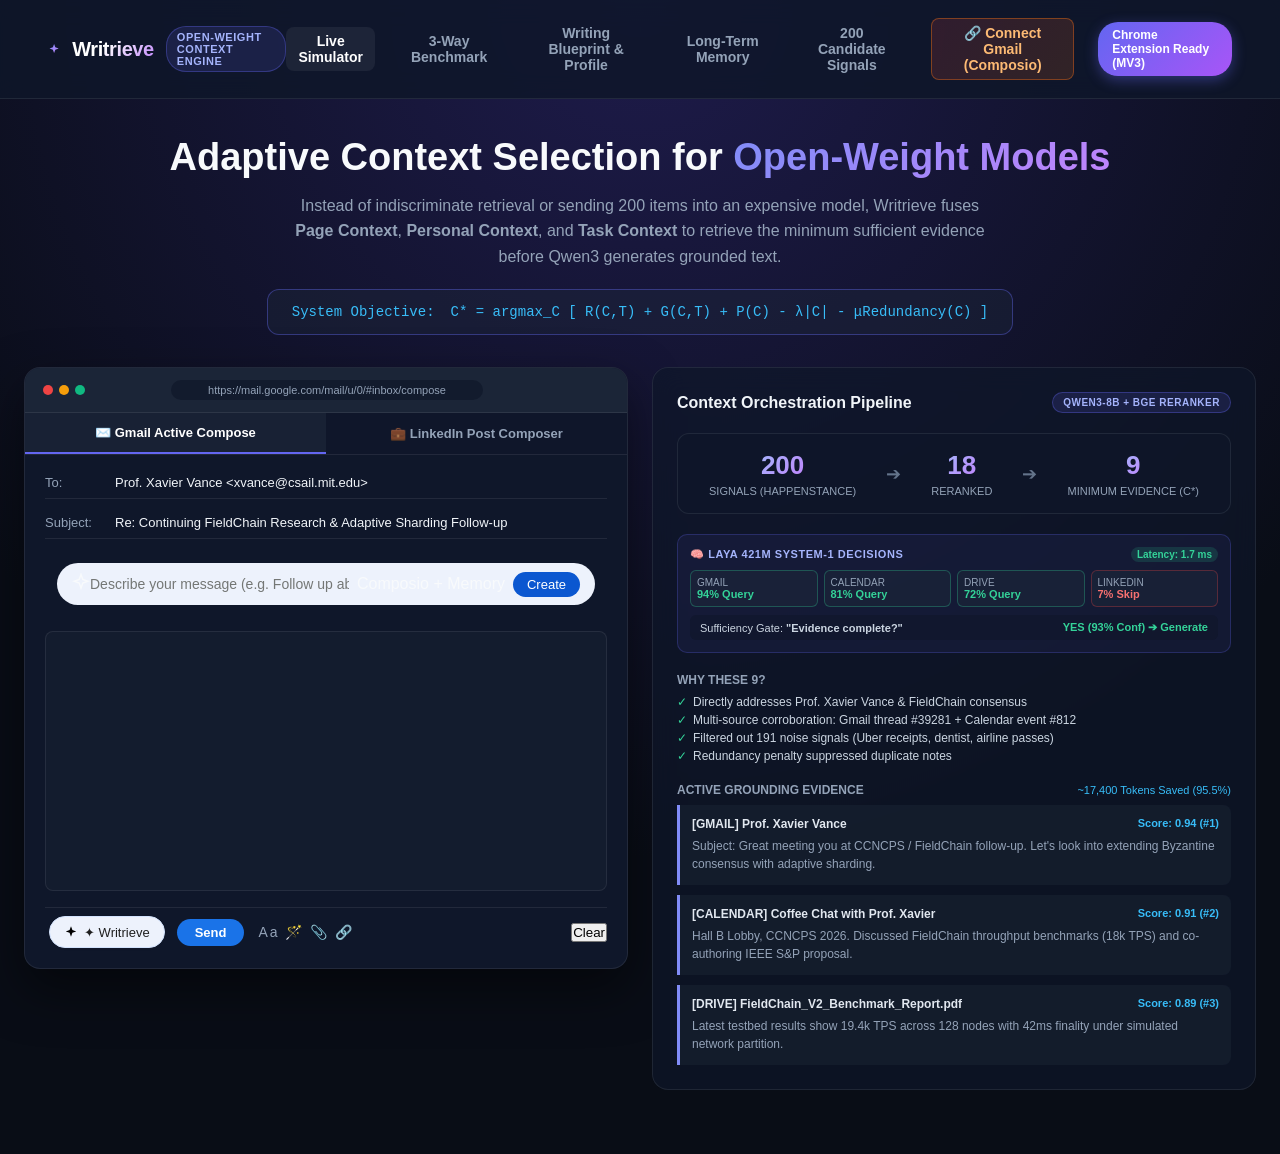
<file: web_demo/index.html>
<!DOCTYPE html>
<html lang="en">
<head>
  <meta charset="UTF-8">
  <meta name="viewport" content="width=device-width, initial-scale=1.0">
  <title>Writrieve — Open-Weight Personal Context & Grounded Writing Engine</title>
  <link rel="stylesheet" href="style.css">
  <link rel="stylesheet" href="../extension/content/injected-ui.css">
</head>
<body>
  <!-- Navbar -->
  <nav class="navbar">
    <div class="brand">
      <svg width="24" height="24" viewBox="0 0 24 24" fill="url(#mainGrad)">
        <defs>
          <linearGradient id="mainGrad" x1="0%" y1="0%" x2="100%" y2="100%">
            <stop offset="0%" stop-color="#818cf8"/>
            <stop offset="100%" stop-color="#c084fc"/>
          </linearGradient>
        </defs>
        <path d="M12 2L14.4 8.6L21 11L14.4 13.4L12 20L9.6 13.4L3 11L9.6 8.6L12 2Z"/>
      </svg>
      <h1>Writrieve</h1>
      <span class="open-weight-badge">Open-Weight Context Engine</span>
    </div>

    <div class="nav-links">
      <button class="nav-tab active" data-view="simulator-view">Live Simulator</button>
      <button class="nav-tab" data-view="benchmark-view">3-Way Benchmark</button>
      <button class="nav-tab" data-view="profile-view">Writing Blueprint & Profile</button>
      <button class="nav-tab" data-view="memory-view">Long-Term Memory</button>
      <button class="nav-tab" data-view="pool-view">200 Candidate Signals</button>
      <button id="composio-connect-btn" class="nav-tab composio-btn" title="Connect live Gmail account via Composio Managed OAuth">🔗 Connect Gmail (Composio)</button>
      <span class="ext-badge-link" title="Load unpacked extension from /extension">
        Chrome Extension Ready (MV3)
      </span>
    </div>
  </nav>

  <main class="main-content">
    <!-- Hero Banner -->
    <header class="hero">
      <h2>Adaptive Context Selection for <span>Open-Weight Models</span></h2>
      <p>
        Instead of indiscriminate retrieval or sending 200 items into an expensive model, Writrieve fuses 
        <strong>Page Context</strong>, <strong>Personal Context</strong>, and <strong>Task Context</strong> 
        to retrieve the minimum sufficient evidence before Qwen3 generates grounded text.
      </p>
      <div class="eq-callout">
        <span>System Objective:</span>
        <code>C* = argmax_C [ R(C,T) + G(C,T) + P(C) - &lambda;|C| - &mu;Redundancy(C) ]</code>
      </div>
    </header>

    <!-- VIEW 1: LIVE SIMULATOR -->
    <section id="simulator-view" class="view-panel">
      <div class="demo-grid">
        <!-- Mock Web Environment -->
        <div class="mock-window">
          <div class="mock-window-header">
            <div class="window-dots">
              <span class="dot red"></span>
              <span class="dot yellow"></span>
              <span class="dot green"></span>
            </div>
            <div class="window-url-bar" id="mock-url-bar">https://mail.google.com/mail/u/0/#inbox/compose</div>
            <div style="width: 40px;"></div>
          </div>

          <div class="mock-tabs">
            <button class="mock-tab-btn active" id="tab-gmail">
              ✉️ Gmail Active Compose
            </button>
            <button class="mock-tab-btn" id="tab-linkedin">
              💼 LinkedIn Post Composer
            </button>
          </div>

          <div class="mock-window-body" id="mock-composer-area">
            <!-- Dynamically populated Gmail or LinkedIn form -->
            <div class="mail-header-field">
              <span class="mail-label">To:</span>
              <span class="mail-value" id="composer-to">Prof. Xavier Vance &lt;xvance@csail.mit.edu&gt;</span>
            </div>
            <div class="mail-header-field">
              <span class="mail-label">Subject:</span>
              <span class="mail-value" id="composer-subject">Re: Continuing FieldChain Research & Adaptive Sharding Follow-up</span>
            </div>

            <!-- Inline "Describe your message" Pill Bar (Native Gmail / Help-me-write style) -->
            <div class="writrieve-inline-bar" id="sim-inline-bar">
              <div class="writrieve-inline-inner">
                <span class="writrieve-inline-icon">
                  <svg width="18" height="18" viewBox="0 0 24 24" fill="none" stroke="currentColor" stroke-width="2">
                    <path d="M12 2L14.4 8.6L21 11L14.4 13.4L12 20L9.6 13.4L3 11L9.6 8.6L12 2Z"/>
                  </svg>
                </span>
                <input 
                  type="text" 
                  id="sim-inline-input" 
                  class="writrieve-inline-input" 
                  placeholder="Describe your message (e.g. Follow up about research discussion)..." 
                />
                <div class="writrieve-inline-actions">
                  <span class="writrieve-inline-badge">Composio + Memory</span>
                  <button type="button" id="sim-inline-create-btn" class="writrieve-inline-btn">Create</button>
                </div>
              </div>
            </div>

            <div class="mail-editor" id="simulated-editor" contenteditable="true" placeholder="Your grounded reply will appear directly in this composer..."></div>

            <div class="composer-bottom-bar">
              <div style="display: flex; gap: 8px; align-items: center;">
                <button class="write4u-badge-btn" id="sim-write4u-btn">
                  <svg viewBox="0 0 24 24"><path d="M12 2L14.4 8.6L21 11L14.4 13.4L12 20L9.6 13.4L3 11L9.6 8.6L12 2Z"/></svg>
                  ✦ Writrieve
                </button>
                <button style="background: #1a73e8; color: white; border: none; border-radius: 18px; padding: 6px 18px; font-weight: 600; cursor: pointer; font-size: 13px;">Send</button>
                <span style="font-size: 14px; color: #94a3b8; margin-left: 6px; letter-spacing: 2px;">Aa 🪄 📎 🔗</span>
              </div>
              <button class="write4u-secondary-btn" onclick="document.getElementById('simulated-editor').innerText = '';">Clear</button>
            </div>
          </div>
        </div>

        <!-- Real-Time Inspection & Funnel Panel -->
        <div class="panel-card">
          <div class="panel-title">
            <span>Context Orchestration Pipeline</span>
            <span class="open-weight-badge" style="font-size: 10px;">Qwen3-8B + BGE Reranker</span>
          </div>

          <!-- Funnel -->
          <div class="funnel-container">
            <div class="funnel-step">
              <span class="funnel-num" id="live-cand-num">200</span>
              <span class="funnel-label">Signals (Happenstance)</span>
            </div>
            <span style="color: #64748b; font-size: 18px;">➔</span>
            <div class="funnel-step">
              <span class="funnel-num" id="live-rank-num">18</span>
              <span class="funnel-label">Reranked</span>
            </div>
            <span style="color: #64748b; font-size: 18px;">➔</span>
            <div class="funnel-step">
              <span class="funnel-num" style="color: #34d399;" id="live-sel-num">9</span>
              <span class="funnel-label">Minimum Evidence (C*)</span>
            </div>
          </div>

          <!-- Laya System-1 Decision Layer -->
          <div style="background: rgba(99, 102, 241, 0.08); border: 1px solid rgba(99, 102, 241, 0.25); border-radius: 10px; padding: 12px; display: flex; flex-direction: column; gap: 8px;">
            <div style="display: flex; justify-content: space-between; align-items: center;">
              <span style="font-size: 11px; font-weight: 700; color: #a5b4fc; text-transform: uppercase; letter-spacing: 0.05em;">
                🧠 Laya 421M System-1 Decisions
              </span>
              <span style="font-size: 10px; color: #34d399; font-weight: bold; background: rgba(52, 211, 153, 0.15); padding: 2px 6px; border-radius: 8px;">
                Latency: 1.7 ms
              </span>
            </div>
            
            <!-- Source Selection Gate Probabilities -->
            <div style="display: grid; grid-template-columns: repeat(4, 1fr); gap: 6px; font-size: 11px;">
              <div style="background: rgba(30, 41, 59, 0.5); padding: 6px; border-radius: 6px; border: 1px solid rgba(52, 211, 153, 0.3);">
                <div style="color: #94a3b8; font-size: 10px;">GMAIL</div>
                <div style="color: #34d399; font-weight: bold;">94% Query</div>
              </div>
              <div style="background: rgba(30, 41, 59, 0.5); padding: 6px; border-radius: 6px; border: 1px solid rgba(52, 211, 153, 0.3);">
                <div style="color: #94a3b8; font-size: 10px;">CALENDAR</div>
                <div style="color: #34d399; font-weight: bold;">81% Query</div>
              </div>
              <div style="background: rgba(30, 41, 59, 0.5); padding: 6px; border-radius: 6px; border: 1px solid rgba(52, 211, 153, 0.3);">
                <div style="color: #94a3b8; font-size: 10px;">DRIVE</div>
                <div style="color: #34d399; font-weight: bold;">72% Query</div>
              </div>
              <div style="background: rgba(30, 41, 59, 0.5); padding: 6px; border-radius: 6px; border: 1px solid rgba(239, 68, 68, 0.3);">
                <div style="color: #94a3b8; font-size: 10px;">LINKEDIN</div>
                <div style="color: #f87171; font-weight: bold;">7% Skip</div>
              </div>
            </div>

            <!-- Sufficiency Gate Feedback Result -->
            <div style="display: flex; align-items: center; justify-content: space-between; font-size: 11px; background: rgba(15, 23, 42, 0.6); padding: 6px 10px; border-radius: 6px;">
              <span style="color: #cbd5e1;">Sufficiency Gate: <strong>"Evidence complete?"</strong></span>
              <span style="color: #34d399; font-weight: bold;">YES (93% Conf) ➔ Generate</span>
            </div>
          </div>

          <div style="display: flex; flex-direction: column; gap: 8px;">
            <span style="font-size: 12px; font-weight: 700; color: #94a3b8; text-transform: uppercase;">Why These 9?</span>
            <div id="live-reasons-wrap" style="display: flex; flex-direction: column; gap: 4px; font-size: 12px; color: #cbd5e1;">
              <div style="display: flex; gap: 6px;"><span style="color: #34d399;">✓</span> Directly addresses Prof. Xavier Vance & FieldChain consensus</div>
              <div style="display: flex; gap: 6px;"><span style="color: #34d399;">✓</span> Multi-source corroboration: Gmail thread #39281 + Calendar event #812</div>
              <div style="display: flex; gap: 6px;"><span style="color: #34d399;">✓</span> Filtered out 191 noise signals (Uber receipts, dentist, airline passes)</div>
              <div style="display: flex; gap: 6px;"><span style="color: #34d399;">✓</span> Redundancy penalty suppressed duplicate notes</div>
            </div>
          </div>

          <!-- Evidence Drawer Items -->
          <div style="display: flex; flex-direction: column; gap: 8px;">
            <div style="display: flex; justify-content: space-between; align-items: center;">
              <span style="font-size: 12px; font-weight: 700; color: #94a3b8; text-transform: uppercase;">Active Grounding Evidence</span>
              <span style="font-size: 11px; color: #38bdf8;">~17,400 Tokens Saved (95.5%)</span>
            </div>
            <div class="evidence-list" id="live-evidence-list">
              <!-- Dynamically populated -->
            </div>
          </div>
        </div>
      </div>
    </section>

    <!-- VIEW 2: 3-WAY BENCHMARK EVALUATION -->
    <section id="benchmark-view" class="view-panel" style="display: none;">
      <div class="benchmark-section">
        <div style="display: flex; justify-content: space-between; align-items: center;">
          <div>
            <h3 style="font-size: 22px; font-weight: 700;">Empirical 3-Way Benchmark</h3>
            <p style="font-size: 14px; color: #94a3b8; margin-top: 4px;">
              Measuring token bloat, irrelevant noise rate, and factual grounding across identical tasks.
            </p>
          </div>
          <button class="write4u-action-btn" id="re-run-bench-btn">
            🔄 Re-Run Empirical Benchmark
          </button>
        </div>

        <div class="benchmark-table-card">
          <table class="benchmark-table">
            <thead>
              <tr>
                <th>Architecture</th>
                <th>Context Sent</th>
                <th>Token Consumption</th>
                <th>Irrelevant Context Rate</th>
                <th>Factual Accuracy</th>
                <th>Latency</th>
              </tr>
            </thead>
            <tbody id="bench-table-body">
              <!-- Dynamically loaded from /api/benchmark -->
            </tbody>
          </table>
        </div>
      </div>
    </section>

    <!-- VIEW: PERSONAL WRITING PROFILE & BLUEPRINT -->
    <section id="profile-view" class="view-panel" style="display: none;">
      <div style="display: flex; flex-direction: column; gap: 24px;">
        <div>
          <h3 style="font-size: 22px; font-weight: 700;">Personal Writing Fingerprint & Task Blueprints</h3>
          <p style="font-size: 14px; color: #94a3b8; margin-top: 4px;">
            Separating <em>what to know</em> (Personal Context) from <em>how to write</em> (Writing Blueprint & Observable User Style Habits).
          </p>
        </div>

        <div style="display: grid; grid-template-columns: repeat(auto-fit, minmax(320px, 1fr)); gap: 20px;">
          <!-- Card 1: Email Fingerprint -->
          <div class="card" style="background: rgba(15, 23, 42, 0.7); border: 1px solid rgba(255,255,255,0.08); border-radius: 12px; padding: 20px;">
            <div style="display: flex; justify-content: space-between; align-items: center; margin-bottom: 14px;">
              <h4 style="font-size: 16px; font-weight: 600; color: #818cf8;">📧 Email Style Profile</h4>
              <span class="open-weight-badge">Learned Habits</span>
            </div>
            <ul style="list-style: none; font-size: 13px; color: #cbd5e1; display: flex; flex-direction: column; gap: 8px;">
              <li><strong>Formality Level:</strong> <span style="color: #34d399;">0.72 / 1.0 (Respectful / Academic)</span></li>
              <li><strong>Target Length:</strong> ~420 characters</li>
              <li><strong>Avg. Sentence:</strong> 16 words (balanced rhythm)</li>
              <li><strong>Preferred Greeting:</strong> <code>Dear Professor {name},</code></li>
              <li><strong>Preferred Closing:</strong> <code>Best regards,</code></li>
              <li><strong>Bullet Points:</strong> Enabled for technical metrics</li>
              <li><strong>Signature:</strong> <code>{user_name}<br>Graduate Researcher, Distributed Systems Lab</code></li>
            </ul>
          </div>

          <!-- Card 2: LinkedIn Fingerprint -->
          <div class="card" style="background: rgba(15, 23, 42, 0.7); border: 1px solid rgba(255,255,255,0.08); border-radius: 12px; padding: 20px;">
            <div style="display: flex; justify-content: space-between; align-items: center; margin-bottom: 14px;">
              <h4 style="font-size: 16px; font-weight: 600; color: #a855f7;">💼 LinkedIn Style Profile</h4>
              <span class="open-weight-badge">Platform Rules</span>
            </div>
            <ul style="list-style: none; font-size: 13px; color: #cbd5e1; display: flex; flex-direction: column; gap: 8px;">
              <li><strong>Hard Platform Cap:</strong> 3,000 characters</li>
              <li><strong>Target Post Length:</strong> ~1,140 characters</li>
              <li><strong>Paragraph Density:</strong> 1–2 sentences per block</li>
              <li><strong>Hook Style:</strong> Declarative personal announcement</li>
              <li><strong>Hashtag Count:</strong> Exactly 4 curated technical tags</li>
              <li><strong>Emoji Density:</strong> 0.08 (Subtle & deliberate)</li>
              <li><strong>CTA Frequency:</strong> 20% (Open-source link / discussion)</li>
            </ul>
          </div>

          <!-- Card 3: Multi-Pass Verifier Pipeline -->
          <div class="card" style="background: rgba(15, 23, 42, 0.7); border: 1px solid rgba(255,255,255,0.08); border-radius: 12px; padding: 20px;">
            <div style="display: flex; justify-content: space-between; align-items: center; margin-bottom: 14px;">
              <h4 style="font-size: 16px; font-weight: 600; color: #34d399;">🛡️ Multi-Pass Verification Pipeline</h4>
              <span class="open-weight-badge">Deterministic Guards</span>
            </div>
            <div style="display: flex; flex-direction: column; gap: 10px; font-size: 12px;">
              <div style="display: flex; justify-content: space-between; padding: 6px 10px; background: rgba(52, 211, 153, 0.1); border-radius: 6px; border: 1px solid rgba(52, 211, 153, 0.3);">
                <span>Pass 1: Platform Boundaries</span>
                <strong style="color: #34d399;">PASSED (Chars &le; 3000)</strong>
              </div>
              <div style="display: flex; justify-content: space-between; padding: 6px 10px; background: rgba(52, 211, 153, 0.1); border-radius: 6px; border: 1px solid rgba(52, 211, 153, 0.3);">
                <span>Pass 2: Structural Grammar</span>
                <strong style="color: #34d399;">PASSED (Greeting &rarr; Context &rarr; Next Step)</strong>
              </div>
              <div style="display: flex; justify-content: space-between; padding: 6px 10px; background: rgba(52, 211, 153, 0.1); border-radius: 6px; border: 1px solid rgba(52, 211, 153, 0.3);">
                <span>Pass 3: Length Deviation</span>
                <strong style="color: #34d399;">PASSED (Optimal Band)</strong>
              </div>
              <div style="display: flex; justify-content: space-between; padding: 6px 10px; background: rgba(52, 211, 153, 0.1); border-radius: 6px; border: 1px solid rgba(52, 211, 153, 0.3);">
                <span>Pass 4: Factual Grounding</span>
                <strong style="color: #34d399;">PASSED (0 Unsupported Claims)</strong>
              </div>
              <div style="display: flex; justify-content: space-between; padding: 6px 10px; background: rgba(52, 211, 153, 0.1); border-radius: 6px; border: 1px solid rgba(52, 211, 153, 0.3);">
                <span>Pass 5: Style Alignment</span>
                <strong style="color: #34d399;">PASSED (User Fingerprint Match)</strong>
              </div>
            </div>
          </div>
        </div>
      </div>
    </section>

    <!-- VIEW 3: 200 CANDIDATE SIGNALS POOL -->
    <section id="pool-view" class="view-panel" style="display: none;">
      <div style="display: flex; flex-direction: column; gap: 16px;">
        <div style="display: flex; justify-content: space-between; align-items: center;">
          <div>
            <h3 style="font-size: 22px; font-weight: 700;">Happenstance MCP Candidate Pool (200 Signals)</h3>
            <p style="font-size: 14px; color: #94a3b8; margin-top: 4px;">
              Green cards represent the 9 selected items (C*). All 191 noise/distractor items are filtered out.
            </p>
          </div>
          <div style="display: flex; gap: 8px;">
            <button class="write4u-chip filter-btn active" data-filter="all">All (200)</button>
            <button class="write4u-chip filter-btn" data-filter="gmail">Gmail (80)</button>
            <button class="write4u-chip filter-btn" data-filter="calendar">Calendar (20)</button>
            <button class="write4u-chip filter-btn" data-filter="linkedin">LinkedIn (30)</button>
            <button class="write4u-chip filter-btn" data-filter="drive">Drive (50)</button>
            <button class="write4u-chip filter-btn" data-filter="contacts">Contacts (20)</button>
          </div>
        </div>

        <div class="candidate-grid" id="candidate-grid-container">
          <!-- Dynamically populated from /api/candidates -->
        </div>
      </div>
    </section>

    <!-- VIEW: LONG-TERM STRUCTURED MEMORY -->
    <section id="memory-view" class="view-panel" style="display: none;">
      <div style="display: flex; flex-direction: column; gap: 24px;">
        <div style="display: flex; justify-content: space-between; align-items: flex-end;">
          <div>
            <h3 style="font-size: 22px; font-weight: 700;">Structured Long-Term Memory (Context Triad)</h3>
            <p style="font-size: 14px; color: #94a3b8; margin-top: 4px;">
              Persistent knowledge store partitioned into three structured buckets. Zero-latency prior context retrieved before invoking live external APIs.
            </p>
          </div>
          <button class="write4u-action-btn" id="refresh-memory-btn" style="padding: 8px 16px;">
            🔄 Refresh Memory
          </button>
        </div>

        <div style="display: grid; grid-template-columns: repeat(auto-fit, minmax(320px, 1fr)); gap: 20px;">
          <!-- Bucket 1: Verified Facts -->
          <div class="card" style="background: rgba(15, 23, 42, 0.7); border: 1px solid rgba(255,255,255,0.08); border-radius: 12px; padding: 20px;">
            <div style="display: flex; justify-content: space-between; align-items: center; margin-bottom: 14px;">
              <h4 style="font-size: 16px; font-weight: 600; color: #38bdf8;">🧠 Verified Facts & Research</h4>
              <span class="open-weight-badge" id="facts-count-badge">0 Facts</span>
            </div>
            <div id="facts-memory-list" style="display: flex; flex-direction: column; gap: 10px; font-size: 13px;">
              <div style="color: #94a3b8;">Loading verified facts...</div>
            </div>
          </div>

          <!-- Bucket 2: Relationships & Entities -->
          <div class="card" style="background: rgba(15, 23, 42, 0.7); border: 1px solid rgba(255,255,255,0.08); border-radius: 12px; padding: 20px;">
            <div style="display: flex; justify-content: space-between; align-items: center; margin-bottom: 14px;">
              <h4 style="font-size: 16px; font-weight: 600; color: #a78bfa;">👥 Relationships & Affiliations</h4>
              <span class="open-weight-badge" id="rel-count-badge">0 People</span>
            </div>
            <div id="rel-memory-list" style="display: flex; flex-direction: column; gap: 10px; font-size: 13px;">
              <div style="color: #94a3b8;">Loading relationship records...</div>
            </div>
          </div>

          <!-- Bucket 3: Writing Style Habits -->
          <div class="card" style="background: rgba(15, 23, 42, 0.7); border: 1px solid rgba(255,255,255,0.08); border-radius: 12px; padding: 20px;">
            <div style="display: flex; justify-content: space-between; align-items: center; margin-bottom: 14px;">
              <h4 style="font-size: 16px; font-weight: 600; color: #34d399;">✍️ Writing Style Habits</h4>
              <span class="open-weight-badge">Learned Traits</span>
            </div>
            <div id="style-memory-list" style="display: flex; flex-direction: column; gap: 10px; font-size: 13px;">
              <div style="color: #94a3b8;">Loading writing style habits...</div>
            </div>
          </div>
        </div>
      </div>
    </section>
  </main>

  <!-- Modular Write4U Extension Scripts -->
  <script src="../extension/core/site-adapter.js"></script>
  <script src="../extension/core/messaging.js"></script>
  <script src="../extension/core/injector.js"></script>
  <script src="../extension/sites/gmail.js"></script>
  <script src="../extension/sites/linkedin.js"></script>
  <script src="../extension/sites/substack.js"></script>
  <script src="../extension/sites/github.js"></script>
  <script src="../extension/sites/generic.js"></script>
  <script src="app.js"></script>
</body>
</html>
</file>
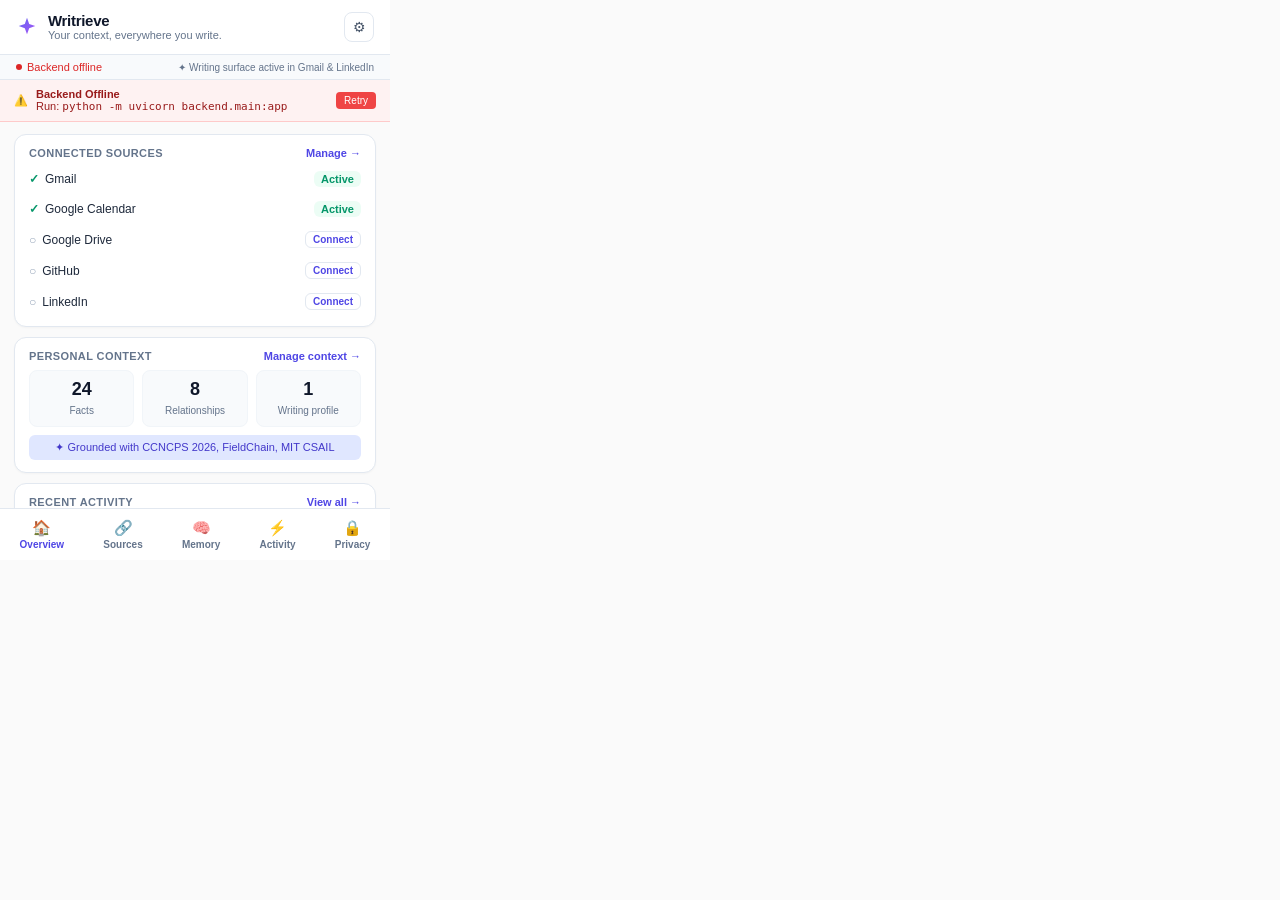
<file: extension/popup/popup.html>
<!DOCTYPE html>
<html lang="en">
<head>
  <meta charset="UTF-8">
  <title>Writrieve — Personal Context Control Plane</title>
  <link rel="stylesheet" href="popup.css">
</head>
<body>
  <div class="popup-wrapper">
    <!-- Top Header -->
    <header class="app-header">
      <div class="brand-group">
        <svg class="brand-icon" width="22" height="22" viewBox="0 0 24 24" fill="url(#brandGrad)">
          <defs>
            <linearGradient id="brandGrad" x1="0%" y1="0%" x2="100%" y2="100%">
              <stop offset="0%" stop-color="#6366f1"/>
              <stop offset="100%" stop-color="#a855f7"/>
            </linearGradient>
          </defs>
          <path d="M12 2L14.4 8.6L21 11L14.4 13.4L12 20L9.6 13.4L3 11L9.6 8.6L12 2Z"/>
        </svg>
        <div>
          <h1 class="brand-name">Writrieve</h1>
          <span class="brand-sub">Your context, everywhere you write.</span>
        </div>
      </div>

      <div class="header-actions">
        <button class="icon-btn" id="open-developer-btn" title="Developer & System Settings">⚙</button>
      </div>
    </header>

    <!-- Operational Status Pill -->
    <div class="status-strip">
      <div class="status-indicator online" id="status-indicator">
        <span class="status-dot"></span>
        <span id="status-text">System operational</span>
      </div>
      <span class="surface-hint">✦ Writing surface active in Gmail &amp; LinkedIn</span>
    </div>

    <!-- Inline Offline Banner (Only visible if backend is unreachable) -->
    <div class="inline-offline-banner" id="offline-banner" style="display: none;">
      <div class="banner-content">
        <span class="banner-icon">⚠️</span>
        <div>
          <strong>Backend Offline</strong>
          <p>Run: <code>python -m uvicorn backend.main:app</code></p>
        </div>
      </div>
      <button class="banner-retry-btn" id="retry-backend-btn">Retry</button>
    </div>

    <!-- Inline Toast Notification (Non-blocking) -->
    <div class="inline-toast" id="inline-toast" style="display: none;"></div>

    <!-- MAIN VIEWS CONTAINER -->
    <main class="main-viewport">
      
      <!-- VIEW 1: OVERVIEW (HOME) -->
      <section class="view-panel active" id="view-overview">
        <!-- Connected Sources Card -->
        <div class="card">
          <div class="card-header">
            <span class="card-title">CONNECTED SOURCES</span>
            <button class="card-link-btn" id="link-goto-connections">Manage →</button>
          </div>
          <div class="sources-list" id="overview-sources-list">
            <div class="source-row">
              <span class="source-check">✓</span>
              <span class="source-name">Gmail</span>
              <span class="source-status active">Active</span>
            </div>
            <div class="source-row">
              <span class="source-check">✓</span>
              <span class="source-name">Google Calendar</span>
              <span class="source-status active">Active</span>
            </div>
            <div class="source-row">
              <span class="source-circle">○</span>
              <span class="source-name">Google Drive</span>
              <button class="source-connect-link" data-app="drive">Connect</button>
            </div>
            <div class="source-row">
              <span class="source-circle">○</span>
              <span class="source-name">GitHub</span>
              <button class="source-connect-link" data-app="github">Connect</button>
            </div>
            <div class="source-row">
              <span class="source-circle">○</span>
              <span class="source-name">LinkedIn</span>
              <button class="source-connect-link" data-app="linkedin">Connect</button>
            </div>
          </div>
        </div>

        <!-- Personal Context Card -->
        <div class="card">
          <div class="card-header">
            <span class="card-title">PERSONAL CONTEXT</span>
            <button class="card-link-btn" id="link-goto-memory">Manage context →</button>
          </div>
          <div class="context-stats-grid">
            <div class="context-stat-box" id="box-goto-facts">
              <span class="stat-number" id="overview-facts-count">24</span>
              <span class="stat-label">Facts</span>
            </div>
            <div class="context-stat-box" id="box-goto-relationships">
              <span class="stat-number" id="overview-rels-count">8</span>
              <span class="stat-label">Relationships</span>
            </div>
            <div class="context-stat-box" id="box-goto-style">
              <span class="stat-number" id="overview-style-count">1</span>
              <span class="stat-label">Writing profile</span>
            </div>
          </div>
          <div class="context-highlight-pill" id="overview-highlight">
            ✦ Grounded with CCNCPS 2026, FieldChain, MIT CSAIL
          </div>
        </div>

        <!-- Recent Activity Card -->
        <div class="card">
          <div class="card-header">
            <span class="card-title">RECENT ACTIVITY</span>
            <button class="card-link-btn" id="link-goto-activity">View all →</button>
          </div>
          <div class="activity-feed-list" id="overview-activity-list">
            <div class="activity-row">
              <span class="activity-bullet">•</span>
              <div class="activity-text">
                <span class="activity-main">Gmail context retrieved</span>
                <span class="activity-sub">LinkedIn · 14:32</span>
              </div>
            </div>
            <div class="activity-row">
              <span class="activity-bullet">•</span>
              <div class="activity-text">
                <span class="activity-main">Writing profile updated</span>
                <span class="activity-sub">Memory · 13:52</span>
              </div>
            </div>
            <div class="activity-row">
              <span class="activity-bullet">•</span>
              <div class="activity-text">
                <span class="activity-main">3 memories confirmed</span>
                <span class="activity-sub">Gmail · Yesterday</span>
              </div>
            </div>
          </div>
        </div>
      </section>

      <!-- VIEW 2: CONNECTIONS -->
      <section class="view-panel" id="view-connections">
        <div class="view-subhead">
          <button class="nav-back-btn" data-back="view-overview">← Back</button>
          <div>
            <h2>Connected Services</h2>
            <p>Your external context providers</p>
          </div>
        </div>

        <div class="services-list" id="connections-cards-list">
          <!-- GMAIL -->
          <div class="service-card">
            <div class="service-header">
              <div>
                <strong>Gmail</strong>
                <p class="service-desc">Read email context &amp; discussion threads</p>
              </div>
              <span class="service-badge connected">Connected</span>
            </div>
            <div class="service-actions">
              <button class="service-action-btn" id="connect-gmail-btn">Reconnect</button>
            </div>
          </div>

          <!-- GOOGLE CALENDAR -->
          <div class="service-card">
            <div class="service-header">
              <div>
                <strong>Google Calendar</strong>
                <p class="service-desc">Read events, meeting attendees &amp; schedules</p>
              </div>
              <span class="service-badge connected">Connected</span>
            </div>
            <div class="service-actions">
              <button class="service-action-btn" id="connect-calendar-btn">Manage</button>
            </div>
          </div>

          <!-- GOOGLE DRIVE -->
          <div class="service-card">
            <div class="service-header">
              <div>
                <strong>Google Drive</strong>
                <p class="service-desc">Read research papers, notes &amp; PDF documents</p>
              </div>
              <span class="service-badge not-connected">Not connected</span>
            </div>
            <div class="service-actions">
              <button class="service-action-btn primary" id="connect-drive-btn">Connect →</button>
            </div>
          </div>

          <!-- GITHUB -->
          <div class="service-card">
            <div class="service-header">
              <div>
                <strong>GitHub</strong>
                <p class="service-desc">Read repositories, commits &amp; pull requests</p>
              </div>
              <span class="service-badge not-connected">Not connected</span>
            </div>
            <div class="service-actions">
              <button class="service-action-btn primary" id="connect-github-btn">Connect →</button>
            </div>
          </div>

          <!-- LINKEDIN -->
          <div class="service-card">
            <div class="service-header">
              <div>
                <strong>LinkedIn</strong>
                <p class="service-desc">Network connections, posts &amp; industry topics</p>
              </div>
              <span class="service-badge not-connected">Not connected</span>
            </div>
            <div class="service-actions">
              <button class="service-action-btn primary" id="connect-linkedin-btn">Connect →</button>
            </div>
          </div>
        </div>
      </section>

      <!-- VIEW 3: MEMORY -->
      <section class="view-panel" id="view-memory">
        <div class="view-subhead">
          <button class="nav-back-btn" data-back="view-overview">← Back</button>
          <div>
            <h2>Writrieve Memory</h2>
            <p>Personal context layer</p>
          </div>
        </div>

        <!-- Subtabs -->
        <div class="subtabs-bar">
          <button class="subtab-btn active" data-tab="tab-facts">Facts</button>
          <button class="subtab-btn" data-tab="tab-relationships">Relationships</button>
          <button class="subtab-btn" data-tab="tab-style">Writing Style</button>
        </div>

        <!-- Tab 1: Facts -->
        <div class="tab-content active" id="tab-facts">
          <div class="facts-list" id="memory-facts-list">
            <!-- Fact Item 1 -->
            <div class="fact-card" data-id="mem_fact_001">
              <div class="fact-header">
                <strong>FieldChain</strong>
                <span class="confidence-badge">High (98%)</span>
              </div>
              <p class="fact-body">You worked on FieldChain for CCNCPS 2026.</p>
              <div class="fact-footer">
                <span class="fact-source">Source: Gmail · Calendar · Drive</span>
                <div class="fact-actions">
                  <button class="fact-btn keep">Keep</button>
                  <button class="fact-btn forget">Forget</button>
                </div>
              </div>
            </div>

            <!-- Fact Item 2 -->
            <div class="fact-card" data-id="mem_fact_002">
              <div class="fact-header">
                <strong>TARS Project</strong>
                <span class="confidence-badge">High (94%)</span>
              </div>
              <p class="fact-body">You developed an open-source distributed coordination system named TARS.</p>
              <div class="fact-footer">
                <span class="fact-source">Source: Drive · GitHub</span>
                <div class="fact-actions">
                  <button class="fact-btn keep">Keep</button>
                  <button class="fact-btn forget">Forget</button>
                </div>
              </div>
            </div>

            <!-- Fact Item 3 -->
            <div class="fact-card" data-id="mem_fact_003">
              <div class="fact-header">
                <strong>Adaptive Sharding</strong>
                <span class="confidence-badge">High (92%)</span>
              </div>
              <p class="fact-body">You co-authored the consensus sharding benchmark with RISELab.</p>
              <div class="fact-footer">
                <span class="fact-source">Source: Gmail</span>
                <div class="fact-actions">
                  <button class="fact-btn keep">Keep</button>
                  <button class="fact-btn forget">Forget</button>
                </div>
              </div>
            </div>
          </div>
        </div>

        <!-- Tab 2: Relationships -->
        <div class="tab-content" id="tab-relationships" style="display: none;">
          <div class="relationships-list" id="memory-relationships-list">
            <!-- Relationship 1 -->
            <div class="relationship-card">
              <div class="rel-header">
                <div>
                  <strong>Prof. Xavier Vance</strong>
                  <span class="rel-org">MIT CSAIL</span>
                </div>
                <button class="rel-action-btn">View context</button>
              </div>
              <div class="rel-meta">
                <span>Role: Research contact &amp; mentor</span>
                <span>Context: FieldChain / CCNCPS</span>
                <span>Last interaction: 18 Sep 2026</span>
              </div>
              <div class="rel-sources">Sources: Gmail × 4 · Calendar × 2</div>
            </div>

            <!-- Relationship 2 -->
            <div class="relationship-card">
              <div class="rel-header">
                <div>
                  <strong>Dr. Sarah Chen</strong>
                  <span class="rel-org">UC Berkeley RISELab</span>
                </div>
                <button class="rel-action-btn">View context</button>
              </div>
              <div class="rel-meta">
                <span>Role: Co-author &amp; distributed systems researcher</span>
                <span>Context: Adaptive Sharding</span>
                <span>Last interaction: 20 Aug 2026</span>
              </div>
              <div class="rel-sources">Sources: Gmail × 3</div>
            </div>

            <!-- Relationship 3 -->
            <div class="relationship-card">
              <div class="rel-header">
                <div>
                  <strong>Alex Mercer</strong>
                  <span class="rel-org">OpenLabs</span>
                </div>
                <button class="rel-action-btn">View context</button>
              </div>
              <div class="rel-meta">
                <span>Role: Engineering Lead</span>
                <span>Context: Open-Source Infrastructure</span>
                <span>Last interaction: Yesterday</span>
              </div>
              <div class="rel-sources">Sources: Calendar × 1</div>
            </div>
          </div>
        </div>

        <!-- Tab 3: Writing Style -->
        <div class="tab-content" id="tab-style" style="display: none;">
          <div class="style-profile-card">
            <div class="style-header">
              <div>
                <strong>Personal Writing Profile</strong>
                <p class="section-sub">Style isn't content — how you communicate, not what to say.</p>
              </div>
              <button class="refresh-style-btn" id="refresh-style-btn">Refresh Profile</button>
            </div>

            <!-- Progress Bars -->
            <div class="metric-row">
              <div class="metric-info">
                <span>Formality</span>
                <strong>68%</strong>
              </div>
              <div class="progress-track"><div class="progress-bar" style="width: 68%;"></div></div>
            </div>

            <div class="metric-row">
              <div class="metric-info">
                <span>Conciseness</span>
                <strong>81%</strong>
              </div>
              <div class="progress-track"><div class="progress-bar" style="width: 81%;"></div></div>
            </div>

            <div class="metric-row">
              <div class="metric-info">
                <span>Technical detail</span>
                <strong>62%</strong>
              </div>
              <div class="progress-track"><div class="progress-bar" style="width: 62%;"></div></div>
            </div>

            <div class="metric-row">
              <div class="metric-info">
                <span>Personal tone</span>
                <strong>74%</strong>
              </div>
              <div class="progress-track"><div class="progress-bar" style="width: 74%;"></div></div>
            </div>

            <!-- Style Summary Grid -->
            <div class="style-summary-grid">
              <div class="style-summary-item">
                <span class="summary-label">Typical email</span>
                <span class="summary-val">~120 words</span>
              </div>
              <div class="style-summary-item">
                <span class="summary-label">Structure</span>
                <span class="summary-val">Short paragraphs</span>
              </div>
              <div class="style-summary-item">
                <span class="summary-label">Emojis</span>
                <span class="summary-val">Rare</span>
              </div>
              <div class="style-summary-item">
                <span class="summary-label">Hashtags</span>
                <span class="summary-val">Frequent (LinkedIn)</span>
              </div>
            </div>

            <div class="samples-pill">
              ✓ 3 representative examples indexed from sent messages
            </div>
          </div>
        </div>
      </section>

      <!-- VIEW 4: ACTIVITY -->
      <section class="view-panel" id="view-activity">
        <div class="view-subhead">
          <button class="nav-back-btn" data-back="view-overview">← Back</button>
          <div>
            <h2>Activity &amp; Observability</h2>
            <p>Audit trail of context retrieved &amp; verified drafts</p>
          </div>
        </div>

        <div class="activity-timeline" id="activity-timeline-list">
          <!-- Item 1 -->
          <div class="timeline-item">
            <div class="timeline-time">Today · 14:32</div>
            <div class="timeline-card">
              <div class="timeline-header">
                <strong>LinkedIn</strong>
                <span class="timeline-action">Context retrieved</span>
              </div>
              <div class="timeline-summary">Gmail × 2 · Calendar × 1</div>
              <div class="timeline-details">
                <div class="detail-row">✓ CCNCPS discussion — Sep 16</div>
                <div class="detail-row">✓ FieldChain follow-up — Sep 18</div>
                <div class="detail-row">✓ Calendar: CCNCPS 2026 (Dubai)</div>
                <div class="detail-badge">Verification: Supported claims (100%), Style matched</div>
              </div>
            </div>
          </div>

          <!-- Item 2 -->
          <div class="timeline-item">
            <div class="timeline-time">Today · 14:18</div>
            <div class="timeline-card">
              <div class="timeline-header">
                <strong>Gmail</strong>
                <span class="timeline-action">Draft generated</span>
              </div>
              <div class="timeline-summary">Context verified (Zero Hallucination)</div>
              <div class="timeline-details">
                <div class="detail-row">✓ Grounded with Prof. Vance discussion</div>
                <div class="detail-badge">Draft inserted directly into Gmail composer</div>
              </div>
            </div>
          </div>

          <!-- Item 3 -->
          <div class="timeline-item">
            <div class="timeline-time">Today · 13:52</div>
            <div class="timeline-card">
              <div class="timeline-header">
                <strong>Memory</strong>
                <span class="timeline-action">Writing profile updated</span>
              </div>
              <div class="timeline-summary">Learned from 3 sent messages</div>
            </div>
          </div>
        </div>
      </section>

      <!-- VIEW 5: PRIVACY & PERMISSIONS -->
      <section class="view-panel" id="view-privacy">
        <div class="view-subhead">
          <button class="nav-back-btn" data-back="view-overview">← Back</button>
          <div>
            <h2>Privacy &amp; Data</h2>
            <p>Your data stays on your machine</p>
          </div>
        </div>

        <div class="privacy-section">
          <h3>Writrieve can access</h3>
          <div class="permission-item">
            <span class="perm-icon">✓</span>
            <div>
              <strong>Gmail</strong>
              <p>Read relevant messages only when writing</p>
            </div>
          </div>
          <div class="permission-item">
            <span class="perm-icon">✓</span>
            <div>
              <strong>Calendar</strong>
              <p>Read event titles &amp; schedules</p>
            </div>
          </div>
          <div class="permission-item">
            <span class="perm-icon inactive">○</span>
            <div>
              <strong>Drive</strong>
              <p>Not connected</p>
            </div>
          </div>
        </div>

        <div class="privacy-section">
          <h3>Data Storage &amp; AI Safety</h3>
          <p class="perm-explainer">
            • <strong>Local Memory:</strong> Stored locally on this device in <code>backend/data/user_memory.json</code>.<br>
            • <strong>Writing Examples:</strong> Used only to extract style traits; never uploaded to public training sets.
          </p>
          <div class="privacy-actions">
            <button class="secondary-btn" id="export-memory-btn">Export Context JSON</button>
            <button class="danger-btn" id="clear-memory-btn">Clear Local Context</button>
          </div>
        </div>
      </section>

      <!-- VIEW 6: DEVELOPER & DIAGNOSTICS -->
      <section class="view-panel" id="view-developer">
        <div class="view-subhead">
          <button class="nav-back-btn" data-back="view-overview">← Back</button>
          <div>
            <h2>Developer &amp; Diagnostics</h2>
            <p>Engine status &amp; model benchmarks</p>
          </div>
        </div>

        <div class="dev-card">
          <div class="dev-row">
            <span>Backend Status</span>
            <strong class="dev-val-green">● Connected (127.0.0.1:8000)</strong>
          </div>
          <div class="dev-row">
            <span>Local Writer Model</span>
            <strong class="dev-val">Qwen3-1.7B Q4 (RTX 3050 4GB)</strong>
          </div>
          <div class="dev-row">
            <span>System-1 Engine</span>
            <strong class="dev-val">Laya Ready (Task Planner)</strong>
          </div>
          <div class="dev-row">
            <span>Evidence Engine</span>
            <strong class="dev-val">Operational (5-Pass Verifier)</strong>
          </div>
        </div>

        <div class="dev-actions">
          <button class="primary-btn" id="run-benchmark-btn">📊 Run 3-Way Benchmark</button>
          <a href="http://127.0.0.1:8000/docs" target="_blank" class="secondary-btn-link">Open FastAPI Swagger Docs ↗</a>
        </div>

        <div id="benchmark-results-wrap" class="benchmark-output-wrap" style="display: none;"></div>
      </section>

    </main>

    <!-- Bottom Navigation Bar -->
    <nav class="bottom-nav">
      <button class="nav-item active" data-target="view-overview">
        <span class="nav-icon">🏠</span>
        <span class="nav-text">Overview</span>
      </button>
      <button class="nav-item" data-target="view-connections">
        <span class="nav-icon">🔗</span>
        <span class="nav-text">Sources</span>
      </button>
      <button class="nav-item" data-target="view-memory">
        <span class="nav-icon">🧠</span>
        <span class="nav-text">Memory</span>
      </button>
      <button class="nav-item" data-target="view-activity">
        <span class="nav-icon">⚡</span>
        <span class="nav-text">Activity</span>
      </button>
      <button class="nav-item" data-target="view-privacy">
        <span class="nav-icon">🔒</span>
        <span class="nav-text">Privacy</span>
      </button>
    </nav>
  </div>

  <script src="popup.js"></script>
</body>
</html>
</file>
<file: web_demo/style.css>
/* Write4U Web Demo & Simulator Styling */
:root {
  --bg-main: #090d16;
  --bg-card: rgba(15, 23, 42, 0.7);
  --border-subtle: rgba(255, 255, 255, 0.08);
  --border-glow: rgba(99, 102, 241, 0.4);
  --primary: #6366f1;
  --primary-accent: #a855f7;
  --text-main: #f8fafc;
  --text-muted: #94a3b8;
  --success: #34d399;
}

* {
  box-sizing: border-box;
  margin: 0;
  padding: 0;
}

body {
  background: radial-gradient(circle at 50% 0%, #1e1b4b 0%, #090d16 65%);
  color: var(--text-main);
  font-family: -apple-system, BlinkMacSystemFont, "Inter", "Segoe UI", Roboto, sans-serif;
  min-height: 100vh;
  display: flex;
  flex-direction: column;
}

/* Navbar */
.navbar {
  display: flex;
  align-items: center;
  justify-content: space-between;
  padding: 18px 48px;
  background: rgba(15, 23, 42, 0.85);
  backdrop-filter: blur(12px);
  border-bottom: 1px solid var(--border-subtle);
  position: sticky;
  top: 0;
  z-index: 1000;
}

.brand {
  display: flex;
  align-items: center;
  gap: 12px;
}

.brand h1 {
  font-size: 20px;
  font-weight: 800;
  letter-spacing: -0.02em;
  background: linear-gradient(135deg, #ffffff 40%, #c084fc 100%);
  -webkit-background-clip: text;
  -webkit-text-fill-color: transparent;
}

.open-weight-badge {
  background: rgba(99, 102, 241, 0.15);
  color: #a5b4fc;
  border: 1px solid rgba(99, 102, 241, 0.35);
  padding: 4px 10px;
  border-radius: 20px;
  font-size: 11px;
  font-weight: 600;
  text-transform: uppercase;
  letter-spacing: 0.05em;
}

.nav-links {
  display: flex;
  align-items: center;
  gap: 24px;
}

.nav-tab {
  background: transparent;
  border: none;
  color: var(--text-muted);
  font-size: 14px;
  font-weight: 600;
  cursor: pointer;
  padding: 6px 12px;
  border-radius: 8px;
  transition: all 0.15s;
}

.nav-tab:hover, .nav-tab.active {
  color: #ffffff;
  background: rgba(255, 255, 255, 0.06);
}

.composio-btn {
  background: linear-gradient(135deg, rgba(239, 68, 68, 0.15), rgba(249, 115, 22, 0.15)) !important;
  color: #fdba74 !important;
  border: 1px solid rgba(249, 115, 22, 0.4) !important;
}

.composio-btn:hover {
  background: linear-gradient(135deg, rgba(239, 68, 68, 0.25), rgba(249, 115, 22, 0.25)) !important;
  box-shadow: 0 0 14px rgba(249, 115, 22, 0.35);
}

.ext-badge-link {
  background: linear-gradient(135deg, #6366f1 0%, #a855f7 100%);
  color: #ffffff !important;
  text-decoration: none;
  font-size: 12px;
  font-weight: 600;
  padding: 6px 14px;
  border-radius: 20px;
  box-shadow: 0 4px 14px rgba(99, 102, 241, 0.4);
}

/* Main Container */
.main-content {
  flex: 1;
  max-width: 1280px;
  width: 100%;
  margin: 0 auto;
  padding: 36px 24px 64px 24px;
  display: flex;
  flex-direction: column;
  gap: 32px;
}

/* Hero Section */
.hero {
  text-align: center;
  display: flex;
  flex-direction: column;
  align-items: center;
  gap: 12px;
}

.hero h2 {
  font-size: 38px;
  font-weight: 800;
  line-height: 1.2;
}

.hero h2 span {
  background: linear-gradient(135deg, #818cf8 0%, #c084fc 100%);
  -webkit-background-clip: text;
  -webkit-text-fill-color: transparent;
}

.hero p {
  color: var(--text-muted);
  font-size: 16px;
  max-width: 720px;
  line-height: 1.6;
}

/* Architecture Equation Callout */
.eq-callout {
  background: rgba(30, 41, 59, 0.4);
  border: 1px solid var(--border-glow);
  border-radius: 12px;
  padding: 14px 24px;
  display: flex;
  align-items: center;
  gap: 16px;
  font-family: "Courier New", Courier, monospace;
  font-size: 14px;
  color: #38bdf8;
  margin-top: 8px;
}

/* Simulator Workspace */
.demo-grid {
  display: grid;
  grid-template-columns: 1fr 1fr;
  gap: 24px;
  align-items: start;
}

@media (max-width: 960px) {
  .demo-grid {
    grid-template-columns: 1fr;
  }
}

/* Mock Web Window (Gmail / LinkedIn) */
.mock-window {
  background: #0f172a;
  border: 1px solid var(--border-subtle);
  border-radius: 16px;
  box-shadow: 0 20px 50px rgba(0, 0, 0, 0.5);
  overflow: hidden;
  display: flex;
  flex-direction: column;
}

.mock-window-header {
  background: rgba(30, 41, 59, 0.8);
  padding: 12px 18px;
  border-bottom: 1px solid var(--border-subtle);
  display: flex;
  align-items: center;
  justify-content: space-between;
}

.window-dots {
  display: flex;
  gap: 6px;
}

.dot {
  width: 10px;
  height: 10px;
  border-radius: 50%;
}
.dot.red { background: #ef4444; }
.dot.yellow { background: #f59e0b; }
.dot.green { background: #10b981; }

.window-url-bar {
  background: rgba(15, 23, 42, 0.7);
  padding: 4px 16px;
  border-radius: 14px;
  font-size: 11px;
  color: var(--text-muted);
  width: 55%;
  text-align: center;
}

.mock-tabs {
  display: flex;
  background: rgba(15, 23, 42, 0.6);
  border-bottom: 1px solid var(--border-subtle);
}

.mock-tab-btn {
  flex: 1;
  background: transparent;
  border: none;
  padding: 12px;
  color: var(--text-muted);
  font-weight: 600;
  font-size: 13px;
  cursor: pointer;
  display: flex;
  align-items: center;
  justify-content: center;
  gap: 8px;
  transition: all 0.15s;
}

.mock-tab-btn.active {
  color: #ffffff;
  background: rgba(30, 41, 59, 0.6);
  border-bottom: 2px solid var(--primary);
}

.mock-window-body {
  padding: 20px;
  display: flex;
  flex-direction: column;
  gap: 16px;
  min-height: 480px;
}

/* Mail Compose Box */
.mail-header-field {
  display: flex;
  align-items: center;
  gap: 10px;
  padding-bottom: 8px;
  border-bottom: 1px solid var(--border-subtle);
  font-size: 13px;
}

.mail-label {
  color: var(--text-muted);
  width: 60px;
}

.mail-value {
  color: #f1f5f9;
  font-weight: 500;
}

.mail-editor {
  flex: 1;
  min-height: 260px;
  background: rgba(30, 41, 59, 0.3);
  border: 1px solid var(--border-subtle);
  border-radius: 8px;
  padding: 14px;
  font-size: 14px;
  line-height: 1.6;
  color: #f8fafc;
  outline: none;
  white-space: pre-wrap;
}

.composer-bottom-bar {
  display: flex;
  align-items: center;
  justify-content: space-between;
  padding-top: 8px;
  border-top: 1px solid var(--border-subtle);
}

/* Inspection & Visualization Panel */
.panel-card {
  background: var(--bg-card);
  backdrop-filter: blur(12px);
  border: 1px solid var(--border-subtle);
  border-radius: 16px;
  padding: 24px;
  display: flex;
  flex-direction: column;
  gap: 20px;
}

.panel-title {
  font-size: 16px;
  font-weight: 700;
  color: #f1f5f9;
  display: flex;
  align-items: center;
  justify-content: space-between;
}

/* Candidate Funnel */
.funnel-container {
  display: flex;
  align-items: center;
  justify-content: space-around;
  background: rgba(15, 23, 42, 0.7);
  border: 1px solid var(--border-subtle);
  border-radius: 12px;
  padding: 16px;
}

.funnel-step {
  display: flex;
  flex-direction: column;
  align-items: center;
  gap: 4px;
}

.funnel-num {
  font-size: 26px;
  font-weight: 800;
  background: linear-gradient(135deg, #a5b4fc, #c084fc);
  -webkit-background-clip: text;
  -webkit-text-fill-color: transparent;
}

.funnel-label {
  font-size: 11px;
  text-transform: uppercase;
  color: var(--text-muted);
}

/* Evidence Cards */
.evidence-list {
  display: flex;
  flex-direction: column;
  gap: 10px;
  max-height: 380px;
  overflow-y: auto;
}

.evidence-card {
  background: rgba(30, 41, 59, 0.4);
  border-left: 3px solid #818cf8;
  border-radius: 0 8px 8px 0;
  padding: 12px;
  display: flex;
  flex-direction: column;
  gap: 6px;
  transition: all 0.15s;
}

.evidence-card:hover {
  background: rgba(30, 41, 59, 0.7);
  border-left-color: #c084fc;
}

.evidence-meta {
  display: flex;
  justify-content: space-between;
  font-size: 12px;
  font-weight: 600;
  color: #e2e8f0;
}

.evidence-score {
  color: #38bdf8;
  font-size: 11px;
}

.evidence-body {
  font-size: 12px;
  color: var(--text-muted);
  line-height: 1.5;
}

/* Benchmark Comparison Table */
.benchmark-section {
  display: flex;
  flex-direction: column;
  gap: 20px;
}

.benchmark-table-card {
  background: var(--bg-card);
  border: 1px solid var(--border-subtle);
  border-radius: 16px;
  overflow: hidden;
}

.benchmark-table {
  width: 100%;
  border-collapse: collapse;
  text-align: left;
}

.benchmark-table th {
  background: rgba(30, 41, 59, 0.6);
  padding: 16px 20px;
  font-size: 12px;
  font-weight: 700;
  text-transform: uppercase;
  letter-spacing: 0.05em;
  color: var(--text-muted);
}

.benchmark-table td {
  padding: 18px 20px;
  border-top: 1px solid var(--border-subtle);
  font-size: 14px;
}

.benchmark-table tr.highlight {
  background: rgba(99, 102, 241, 0.1);
}

.benchmark-table tr.highlight td {
  font-weight: 700;
  color: #ffffff;
}

.metric-pill {
  padding: 4px 10px;
  border-radius: 12px;
  font-size: 12px;
  font-weight: 700;
}
.metric-pill.green {
  background: rgba(52, 211, 153, 0.15);
  color: #34d399;
}
.metric-pill.yellow {
  background: rgba(245, 158, 11, 0.15);
  color: #fbbf24;
}
.metric-pill.red {
  background: rgba(239, 68, 68, 0.15);
  color: #f87171;
}

/* Candidate Pool Grid */
.candidate-grid {
  display: grid;
  grid-template-columns: repeat(auto-fill, minmax(280px, 1fr));
  gap: 14px;
  max-height: 520px;
  overflow-y: auto;
}

.cand-item {
  background: rgba(30, 41, 59, 0.35);
  border: 1px solid var(--border-subtle);
  border-radius: 8px;
  padding: 12px;
  font-size: 12px;
  display: flex;
  flex-direction: column;
  gap: 4px;
}

.cand-item.selected {
  border-color: #34d399;
  background: rgba(52, 211, 153, 0.08);
}
</file>
<file: extension/content/injected-ui.css>
/* ==========================================================================
   Writrieve Seamless In-Composer Writing Instrument Styles
   Native Google Gemini / Notion AI style inline pill bar & Process State
   NO FULLSCREEN MODALS. NO DARK OVERLAYS.
   ========================================================================== */

/* The Injected Toolbar Button (e.g. In Gmail / LinkedIn Toolbar) */
.write4u-badge-btn,
.writrieve-injected-trigger {
  display: inline-flex !important;
  align-items: center !important;
  gap: 6px !important;
  background: #edf2fc !important;
  color: #1f1f1f !important;
  font-family: "Google Sans", -apple-system, BlinkMacSystemFont, "Segoe UI", Roboto, sans-serif !important;
  font-size: 13px !important;
  font-weight: 500 !important;
  padding: 6px 14px !important;
  border-radius: 20px !important;
  cursor: pointer !important;
  border: 1px solid #d3e3fd !important;
  box-shadow: 0 1px 2px rgba(60, 64, 67, 0.08) !important;
  transition: all 0.15s ease !important;
  user-select: none !important;
  height: 32px !important;
  margin: 0 4px !important;
}

.write4u-badge-btn:hover,
.writrieve-injected-trigger:hover {
  background: #e0e7ff !important;
  border-color: #c7d2fe !important;
  color: #4338ca !important;
}

.write4u-badge-btn svg,
.writrieve-injected-trigger svg {
  width: 14px !important;
  height: 14px !important;
  flex-shrink: 0 !important;
}

/* Floating Badge for Generic Textareas / Editors */
.write4u-floating-pill {
  position: fixed !important;
  z-index: 999999 !important;
  background: #ffffff !important;
  color: #0f172a !important;
  border: 1px solid #e2e8f0 !important;
  box-shadow: 0 4px 12px rgba(0, 0, 0, 0.1) !important;
  border-radius: 20px !important;
  padding: 6px 12px !important;
  font-size: 12px !important;
  font-weight: 600 !important;
  cursor: pointer !important;
  display: flex !important;
  align-items: center !important;
  gap: 6px !important;
}

.write4u-floating-pill:hover {
  background: #f8fafc !important;
  box-shadow: 0 6px 16px rgba(0, 0, 0, 0.15) !important;
}

/* Native Inline Describe Bar (Injected right above/inside composer) */
.writrieve-inline-bar {
  display: block;
  margin: 8px 12px 10px 12px;
  animation: writrieveSlideDown 0.18s ease-out;
  box-sizing: border-box;
}

@keyframes writrieveSlideDown {
  from {
    opacity: 0;
    transform: translateY(-4px);
  }
  to {
    opacity: 1;
    transform: translateY(0);
  }
}

.writrieve-inline-inner {
  display: flex;
  align-items: center;
  background: #edf2fc;
  border: 1px solid transparent;
  border-radius: 24px;
  padding: 4px 14px;
  height: 42px;
  box-sizing: border-box;
  transition: all 0.2s ease;
}

.writrieve-inline-inner:focus-within {
  background: #ffffff;
  border-color: #d3e3fd;
  box-shadow: 0 2px 6px rgba(60, 64, 67, 0.15);
}

.writrieve-inline-wand {
  font-size: 16px;
  margin-right: 10px;
  display: flex;
  align-items: center;
  user-select: none;
  color: #444746;
}

.writrieve-inline-input {
  flex: 1;
  background: transparent;
  border: none;
  outline: none;
  font-size: 14px;
  font-family: "Google Sans", -apple-system, BlinkMacSystemFont, "Segoe UI", Roboto, sans-serif;
  color: #1f1f1f;
  padding: 0;
  margin: 0;
}

.writrieve-inline-input::placeholder {
  color: #747775;
}

.writrieve-inline-actions {
  display: flex;
  align-items: center;
  gap: 8px;
  margin-left: 8px;
}

.writrieve-inline-btn {
  background: #0b57d0;
  color: #ffffff;
  border: none;
  border-radius: 18px;
  padding: 5px 14px;
  font-size: 13px;
  font-weight: 500;
  cursor: pointer;
  display: flex;
  align-items: center;
  gap: 4px;
  transition: all 0.15s ease;
}

.writrieve-inline-btn:hover {
  background: #0842a0;
  box-shadow: 0 1px 3px rgba(0, 0, 0, 0.2);
}

.writrieve-inline-btn:disabled {
  background: #c7c7c7;
  cursor: not-allowed;
}

.writrieve-inline-close {
  background: transparent;
  border: none;
  color: #747775;
  font-size: 16px;
  cursor: pointer;
  padding: 4px;
  border-radius: 50%;
  display: flex;
  align-items: center;
  justify-content: center;
}

.writrieve-inline-close:hover {
  background: rgba(0, 0, 0, 0.06);
  color: #1f1f1f;
}

/* ==========================================================================
   Writrieve Process State Card (Live Intelligence Progression)
   ========================================================================== */
.writrieve-process-card {
  background: #ffffff;
  border: 1px solid #d3e3fd;
  border-radius: 14px;
  padding: 12px 16px;
  margin: 8px 12px;
  box-shadow: 0 4px 14px rgba(0, 0, 0, 0.06);
  animation: writrieveSlideDown 0.2s ease-out;
}

.writrieve-process-header {
  display: flex;
  align-items: center;
  gap: 10px;
  font-size: 13px;
  font-weight: 600;
  color: #1f1f1f;
  margin-bottom: 10px;
}

.writrieve-spinner {
  width: 14px;
  height: 14px;
  border: 2px solid #e0e7ff;
  border-top-color: #0b57d0;
  border-radius: 50%;
  animation: writrieveSpin 0.7s linear infinite;
}

@keyframes writrieveSpin {
  to { transform: rotate(360deg); }
}

.writrieve-process-steps {
  display: flex;
  flex-direction: column;
  gap: 6px;
  margin-bottom: 10px;
}

.writrieve-step {
  display: flex;
  align-items: center;
  gap: 8px;
  font-size: 12px;
  color: #475569;
  transition: all 0.2s ease;
}

.writrieve-step.done {
  color: #059669;
  font-weight: 500;
}

.writrieve-step.active {
  color: #0b57d0;
  font-weight: 600;
}

.writrieve-step.pending {
  color: #94a3b8;
}

.step-icon {
  font-size: 12px;
  width: 14px;
  text-align: center;
}

.step-check {
  color: #059669;
  font-weight: bold;
}

.writrieve-process-tags {
  display: flex;
  gap: 6px;
  padding-top: 8px;
  border-top: 1px solid #f1f5f9;
}

.proc-tag {
  font-size: 10px;
  font-weight: 600;
  color: #4338ca;
  background: #e0e7ff;
  padding: 2px 7px;
  border-radius: 4px;
}

/* Post-Generation Verification Pill */
.writrieve-status-pill {
  display: flex;
  align-items: center;
  justify-content: space-between;
  margin: 6px 12px;
  padding: 6px 14px;
  background: #e6f4ea;
  border: 1px solid #ceead6;
  border-radius: 18px;
  font-size: 12px;
  font-family: -apple-system, BlinkMacSystemFont, "Segoe UI", Roboto, sans-serif;
  color: #137333;
  animation: writrieveFadeIn 0.2s ease-out;
}

@keyframes writrieveFadeIn {
  from { opacity: 0; }
  to { opacity: 1; }
}

.writrieve-status-pill-left {
  display: flex;
  align-items: center;
  gap: 6px;
  font-weight: 500;
}

.writrieve-status-pill-actions {
  display: flex;
  align-items: center;
  gap: 10px;
}

.writrieve-pill-link {
  background: none;
  border: none;
  color: #0b57d0;
  font-size: 11px;
  font-weight: 600;
  cursor: pointer;
  padding: 0;
}

.writrieve-pill-link:hover {
  text-decoration: underline;
}

.writrieve-pill-dismiss {
  background: none;
  border: none;
  color: #747775;
  font-size: 14px;
  cursor: pointer;
  padding: 0 4px;
}

.writrieve-pill-dismiss:hover {
  color: #1f1f1f;
}
</file>
<file: extension/popup/popup.css>
/* ==========================================================================
   Writrieve Extension Control Center — Styling
   Theme: Crisp Light Surface (#FAFAFA), Subtle Borders, Minimal Shadows
   ========================================================================== */

* {
  box-sizing: border-box;
  margin: 0;
  padding: 0;
}

body {
  width: 390px;
  height: 560px;
  background-color: #fafafa;
  color: #0f172a;
  font-family: -apple-system, BlinkMacSystemFont, "Inter", "Segoe UI", Roboto, sans-serif;
  -webkit-font-smoothing: antialiased;
  user-select: none;
  overflow: hidden;
}

.popup-wrapper {
  display: flex;
  flex-direction: column;
  height: 100%;
  position: relative;
}

/* Header */
.app-header {
  display: flex;
  align-items: center;
  justify-content: space-between;
  padding: 12px 16px;
  background: #ffffff;
  border-bottom: 1px solid #e2e8f0;
}

.brand-group {
  display: flex;
  align-items: center;
  gap: 10px;
}

.brand-name {
  font-size: 15px;
  font-weight: 700;
  letter-spacing: -0.3px;
  color: #0f172a;
  line-height: 1.1;
}

.brand-sub {
  font-size: 11px;
  color: #64748b;
  display: block;
}

.icon-btn {
  background: transparent;
  border: 1px solid #e2e8f0;
  color: #475569;
  width: 30px;
  height: 30px;
  border-radius: 8px;
  cursor: pointer;
  display: flex;
  align-items: center;
  justify-content: center;
  font-size: 14px;
  transition: all 0.15s ease;
}

.icon-btn:hover {
  background: #f1f5f9;
  color: #0f172a;
}

/* Status Strip */
.status-strip {
  display: flex;
  align-items: center;
  justify-content: space-between;
  padding: 6px 16px;
  background: #f8fafc;
  border-bottom: 1px solid #e2e8f0;
  font-size: 11px;
}

.status-indicator {
  display: inline-flex;
  align-items: center;
  gap: 5px;
  font-weight: 500;
}

.status-indicator.online {
  color: #059669;
}

.status-indicator.offline {
  color: #dc2626;
}

.status-dot {
  width: 6px;
  height: 6px;
  border-radius: 50%;
  background-color: currentColor;
}

.surface-hint {
  color: #64748b;
  font-size: 10px;
}

/* Offline Banner */
.inline-offline-banner {
  background: #fef2f2;
  border-bottom: 1px solid #fecaca;
  padding: 8px 14px;
  display: flex;
  align-items: center;
  justify-content: space-between;
  font-size: 11px;
  color: #991b1b;
}

.banner-content {
  display: flex;
  align-items: center;
  gap: 8px;
}

.banner-retry-btn {
  background: #ef4444;
  color: white;
  border: none;
  padding: 3px 8px;
  border-radius: 4px;
  font-size: 10px;
  cursor: pointer;
}

/* Toast */
.inline-toast {
  position: absolute;
  top: 12px;
  left: 50%;
  transform: translateX(-50%);
  background: #0f172a;
  color: #ffffff;
  padding: 6px 14px;
  border-radius: 20px;
  font-size: 11px;
  font-weight: 500;
  box-shadow: 0 4px 12px rgba(0, 0, 0, 0.15);
  z-index: 100;
  white-space: nowrap;
}

/* Main Viewport */
.main-viewport {
  flex: 1;
  overflow-y: auto;
  padding: 12px 14px;
  position: relative;
}

.view-panel {
  display: none;
}

.view-panel.active {
  display: block;
}

.view-subhead {
  display: flex;
  align-items: flex-start;
  gap: 10px;
  margin-bottom: 12px;
}

.view-subhead h2 {
  font-size: 15px;
  font-weight: 700;
  color: #0f172a;
}

.view-subhead p {
  font-size: 11px;
  color: #64748b;
}

.nav-back-btn {
  background: transparent;
  border: 1px solid #e2e8f0;
  padding: 4px 8px;
  border-radius: 6px;
  font-size: 11px;
  font-weight: 500;
  color: #475569;
  cursor: pointer;
  flex-shrink: 0;
}

.nav-back-btn:hover {
  background: #f1f5f9;
  color: #0f172a;
}

/* Cards */
.card {
  background: #ffffff;
  border: 1px solid #e2e8f0;
  border-radius: 12px;
  padding: 12px 14px;
  margin-bottom: 10px;
  box-shadow: 0 1px 2px rgba(0, 0, 0, 0.03);
}

.card-header {
  display: flex;
  align-items: center;
  justify-content: space-between;
  margin-bottom: 8px;
}

.card-title {
  font-size: 11px;
  font-weight: 700;
  letter-spacing: 0.4px;
  color: #64748b;
  text-transform: uppercase;
}

.card-link-btn {
  background: none;
  border: none;
  font-size: 11px;
  font-weight: 600;
  color: #4f46e5;
  cursor: pointer;
}

.card-link-btn:hover {
  text-decoration: underline;
}

/* Sources List in Overview */
.sources-list {
  display: flex;
  flex-direction: column;
  gap: 6px;
}

.source-row {
  display: flex;
  align-items: center;
  justify-content: space-between;
  font-size: 12px;
  padding: 4px 0;
}

.source-check {
  color: #059669;
  font-weight: bold;
  margin-right: 6px;
}

.source-circle {
  color: #94a3b8;
  margin-right: 6px;
}

.source-name {
  flex: 1;
  color: #1e293b;
  font-weight: 500;
}

.source-status.active {
  font-size: 11px;
  color: #059669;
  font-weight: 600;
  background: #ecfdf5;
  padding: 2px 7px;
  border-radius: 6px;
}

.source-connect-link {
  background: none;
  border: 1px solid #e2e8f0;
  color: #4f46e5;
  font-size: 10px;
  font-weight: 600;
  padding: 2px 7px;
  border-radius: 6px;
  cursor: pointer;
}

.source-connect-link:hover {
  background: #eef2ff;
  border-color: #c7d2fe;
}

/* Personal Context Grid */
.context-stats-grid {
  display: grid;
  grid-template-columns: repeat(3, 1fr);
  gap: 8px;
  margin: 6px 0 8px 0;
}

.context-stat-box {
  background: #f8fafc;
  border: 1px solid #f1f5f9;
  border-radius: 8px;
  padding: 8px 6px;
  text-align: center;
  cursor: pointer;
  transition: all 0.15s ease;
}

.context-stat-box:hover {
  background: #eef2ff;
  border-color: #c7d2fe;
}

.stat-number {
  display: block;
  font-size: 18px;
  font-weight: 700;
  color: #0f172a;
}

.stat-label {
  font-size: 10px;
  color: #64748b;
  margin-top: 2px;
}

.context-highlight-pill {
  font-size: 11px;
  color: #4338ca;
  background: #e0e7ff;
  padding: 6px 10px;
  border-radius: 6px;
  font-weight: 500;
  text-align: center;
}

/* Recent Activity Feed */
.activity-feed-list {
  display: flex;
  flex-direction: column;
  gap: 6px;
}

.activity-row {
  display: flex;
  align-items: flex-start;
  gap: 8px;
  font-size: 12px;
  padding: 3px 0;
}

.activity-bullet {
  color: #4f46e5;
  font-size: 14px;
  line-height: 1;
}

.activity-text {
  display: flex;
  flex-direction: column;
}

.activity-main {
  font-weight: 500;
  color: #1e293b;
}

.activity-sub {
  font-size: 10px;
  color: #64748b;
}

/* Services View Cards */
.services-list {
  display: flex;
  flex-direction: column;
  gap: 8px;
}

.service-card {
  background: #ffffff;
  border: 1px solid #e2e8f0;
  border-radius: 10px;
  padding: 10px 12px;
  box-shadow: 0 1px 2px rgba(0, 0, 0, 0.02);
}

.service-header {
  display: flex;
  justify-content: space-between;
  align-items: flex-start;
  margin-bottom: 6px;
}

.service-header strong {
  font-size: 13px;
  color: #0f172a;
}

.service-desc {
  font-size: 11px;
  color: #64748b;
  margin-top: 2px;
}

.service-badge {
  font-size: 10px;
  font-weight: 600;
  padding: 2px 7px;
  border-radius: 6px;
}

.service-badge.connected {
  background: #ecfdf5;
  color: #059669;
}

.service-badge.not-connected {
  background: #f1f5f9;
  color: #64748b;
}

.service-actions {
  display: flex;
  justify-content: flex-end;
}

.service-action-btn {
  background: #f8fafc;
  border: 1px solid #e2e8f0;
  color: #334155;
  font-size: 11px;
  font-weight: 600;
  padding: 4px 10px;
  border-radius: 6px;
  cursor: pointer;
}

.service-action-btn.primary {
  background: #4f46e5;
  color: white;
  border: none;
}

.service-action-btn:hover {
  filter: brightness(0.96);
}

/* Subtabs */
.subtabs-bar {
  display: flex;
  background: #f1f5f9;
  border-radius: 8px;
  padding: 3px;
  margin-bottom: 12px;
}

.subtab-btn {
  flex: 1;
  background: none;
  border: none;
  font-size: 11px;
  font-weight: 600;
  color: #64748b;
  padding: 6px 0;
  border-radius: 6px;
  cursor: pointer;
  transition: all 0.15s ease;
}

.subtab-btn.active {
  background: #ffffff;
  color: #0f172a;
  box-shadow: 0 1px 2px rgba(0, 0, 0, 0.05);
}

/* Memory Facts List */
.facts-list {
  display: flex;
  flex-direction: column;
  gap: 8px;
}

.fact-card {
  background: #ffffff;
  border: 1px solid #e2e8f0;
  border-radius: 10px;
  padding: 10px 12px;
}

.fact-header {
  display: flex;
  justify-content: space-between;
  align-items: center;
  margin-bottom: 4px;
}

.confidence-badge {
  font-size: 10px;
  font-weight: 600;
  color: #4f46e5;
  background: #eef2ff;
  padding: 2px 6px;
  border-radius: 4px;
}

.fact-body {
  font-size: 12px;
  color: #334155;
  line-height: 1.4;
  margin-bottom: 6px;
}

.fact-footer {
  display: flex;
  justify-content: space-between;
  align-items: center;
  font-size: 10px;
  color: #64748b;
}

.fact-actions {
  display: flex;
  gap: 4px;
}

.fact-btn {
  background: #f8fafc;
  border: 1px solid #e2e8f0;
  padding: 2px 6px;
  border-radius: 4px;
  font-size: 10px;
  cursor: pointer;
  font-weight: 500;
}

.fact-btn.keep {
  color: #059669;
}

.fact-btn.forget {
  color: #dc2626;
}

/* Relationships List */
.relationships-list {
  display: flex;
  flex-direction: column;
  gap: 8px;
}

.relationship-card {
  background: #ffffff;
  border: 1px solid #e2e8f0;
  border-radius: 10px;
  padding: 10px 12px;
}

.rel-header {
  display: flex;
  justify-content: space-between;
  align-items: flex-start;
  margin-bottom: 6px;
}

.rel-org {
  display: block;
  font-size: 11px;
  color: #64748b;
}

.rel-action-btn {
  background: none;
  border: 1px solid #e2e8f0;
  font-size: 10px;
  color: #4f46e5;
  padding: 2px 6px;
  border-radius: 4px;
  cursor: pointer;
}

.rel-meta {
  display: flex;
  flex-direction: column;
  gap: 2px;
  font-size: 11px;
  color: #334155;
  margin-bottom: 4px;
}

.rel-sources {
  font-size: 10px;
  color: #64748b;
}

/* Style Profile */
.style-profile-card {
  background: #ffffff;
  border: 1px solid #e2e8f0;
  border-radius: 10px;
  padding: 12px;
}

.style-header {
  display: flex;
  justify-content: space-between;
  align-items: flex-start;
  margin-bottom: 12px;
}

.section-sub {
  font-size: 11px;
  color: #64748b;
  margin-top: 2px;
}

.refresh-style-btn {
  background: #f1f5f9;
  border: 1px solid #e2e8f0;
  font-size: 10px;
  font-weight: 600;
  color: #334155;
  padding: 4px 8px;
  border-radius: 6px;
  cursor: pointer;
}

.metric-row {
  margin-bottom: 8px;
}

.metric-info {
  display: flex;
  justify-content: space-between;
  font-size: 11px;
  color: #334155;
  margin-bottom: 3px;
}

.progress-track {
  width: 100%;
  height: 6px;
  background: #f1f5f9;
  border-radius: 4px;
  overflow: hidden;
}

.progress-bar {
  height: 100%;
  background: linear-gradient(90deg, #6366f1, #8b5cf6);
  border-radius: 4px;
}

.style-summary-grid {
  display: grid;
  grid-template-columns: 1fr 1fr;
  gap: 6px;
  margin-top: 12px;
  padding-top: 10px;
  border-top: 1px solid #f1f5f9;
}

.style-summary-item {
  background: #f8fafc;
  padding: 6px 8px;
  border-radius: 6px;
}

.summary-label {
  display: block;
  font-size: 10px;
  color: #64748b;
}

.summary-val {
  font-size: 11px;
  font-weight: 600;
  color: #1e293b;
}

.samples-pill {
  margin-top: 10px;
  font-size: 11px;
  color: #059669;
  background: #ecfdf5;
  padding: 6px 8px;
  border-radius: 6px;
  text-align: center;
}

/* Activity Timeline */
.activity-timeline {
  display: flex;
  flex-direction: column;
  gap: 10px;
}

.timeline-item {
  display: flex;
  flex-direction: column;
  gap: 4px;
}

.timeline-time {
  font-size: 10px;
  font-weight: 600;
  color: #64748b;
  text-transform: uppercase;
}

.timeline-card {
  background: #ffffff;
  border: 1px solid #e2e8f0;
  border-radius: 10px;
  padding: 10px 12px;
}

.timeline-header {
  display: flex;
  justify-content: space-between;
  font-size: 12px;
  margin-bottom: 2px;
}

.timeline-action {
  font-size: 11px;
  color: #4f46e5;
  font-weight: 500;
}

.timeline-summary {
  font-size: 11px;
  color: #64748b;
  margin-bottom: 6px;
}

.timeline-details {
  background: #f8fafc;
  border-radius: 6px;
  padding: 6px 8px;
  font-size: 10px;
  color: #334155;
  display: flex;
  flex-direction: column;
  gap: 3px;
}

.detail-badge {
  color: #059669;
  font-weight: 600;
  margin-top: 2px;
}

/* Privacy View */
.privacy-section {
  background: #ffffff;
  border: 1px solid #e2e8f0;
  border-radius: 10px;
  padding: 12px;
  margin-bottom: 10px;
}

.privacy-section h3 {
  font-size: 12px;
  font-weight: 700;
  color: #0f172a;
  margin-bottom: 8px;
}

.permission-item {
  display: flex;
  align-items: center;
  gap: 10px;
  padding: 5px 0;
  font-size: 12px;
}

.perm-icon {
  color: #059669;
  font-weight: bold;
}

.perm-icon.inactive {
  color: #94a3b8;
}

.permission-item p {
  font-size: 10px;
  color: #64748b;
}

.perm-explainer {
  font-size: 11px;
  color: #475569;
  line-height: 1.5;
  margin-bottom: 10px;
}

.privacy-actions {
  display: flex;
  gap: 8px;
}

.secondary-btn {
  background: #f8fafc;
  border: 1px solid #e2e8f0;
  color: #334155;
  font-size: 11px;
  font-weight: 600;
  padding: 6px 10px;
  border-radius: 6px;
  cursor: pointer;
}

.danger-btn {
  background: #fee2e2;
  border: 1px solid #fecaca;
  color: #b91c1c;
  font-size: 11px;
  font-weight: 600;
  padding: 6px 10px;
  border-radius: 6px;
  cursor: pointer;
}

/* Developer View */
.dev-card {
  background: #ffffff;
  border: 1px solid #e2e8f0;
  border-radius: 10px;
  padding: 12px;
  margin-bottom: 10px;
  display: flex;
  flex-direction: column;
  gap: 8px;
}

.dev-row {
  display: flex;
  justify-content: space-between;
  align-items: center;
  font-size: 11px;
  color: #475569;
}

.dev-val-green {
  color: #059669;
  font-weight: 600;
}

.dev-val {
  color: #0f172a;
  font-weight: 600;
}

.dev-actions {
  display: flex;
  flex-direction: column;
  gap: 8px;
}

.primary-btn {
  background: #4f46e5;
  color: white;
  border: none;
  font-size: 12px;
  font-weight: 600;
  padding: 9px;
  border-radius: 8px;
  cursor: pointer;
  text-align: center;
}

.secondary-btn-link {
  background: #f8fafc;
  border: 1px solid #e2e8f0;
  color: #334155;
  font-size: 11px;
  font-weight: 600;
  padding: 8px;
  border-radius: 8px;
  text-align: center;
  text-decoration: none;
  display: block;
}

.benchmark-output-wrap {
  margin-top: 10px;
  background: #ffffff;
  border: 1px solid #e2e8f0;
  border-radius: 8px;
  padding: 10px;
  font-size: 11px;
}

/* Bottom Navigation Bar */
.bottom-nav {
  display: flex;
  align-items: center;
  justify-content: space-around;
  background: #ffffff;
  border-top: 1px solid #e2e8f0;
  padding: 6px 0;
  height: 52px;
}

.nav-item {
  background: none;
  border: none;
  display: flex;
  flex-direction: column;
  align-items: center;
  gap: 2px;
  color: #64748b;
  cursor: pointer;
  padding: 4px 10px;
  border-radius: 6px;
  transition: all 0.15s ease;
}

.nav-item:hover {
  color: #0f172a;
}

.nav-item.active {
  color: #4f46e5;
}

.nav-icon {
  font-size: 15px;
}

.nav-text {
  font-size: 10px;
  font-weight: 600;
}
</file>
